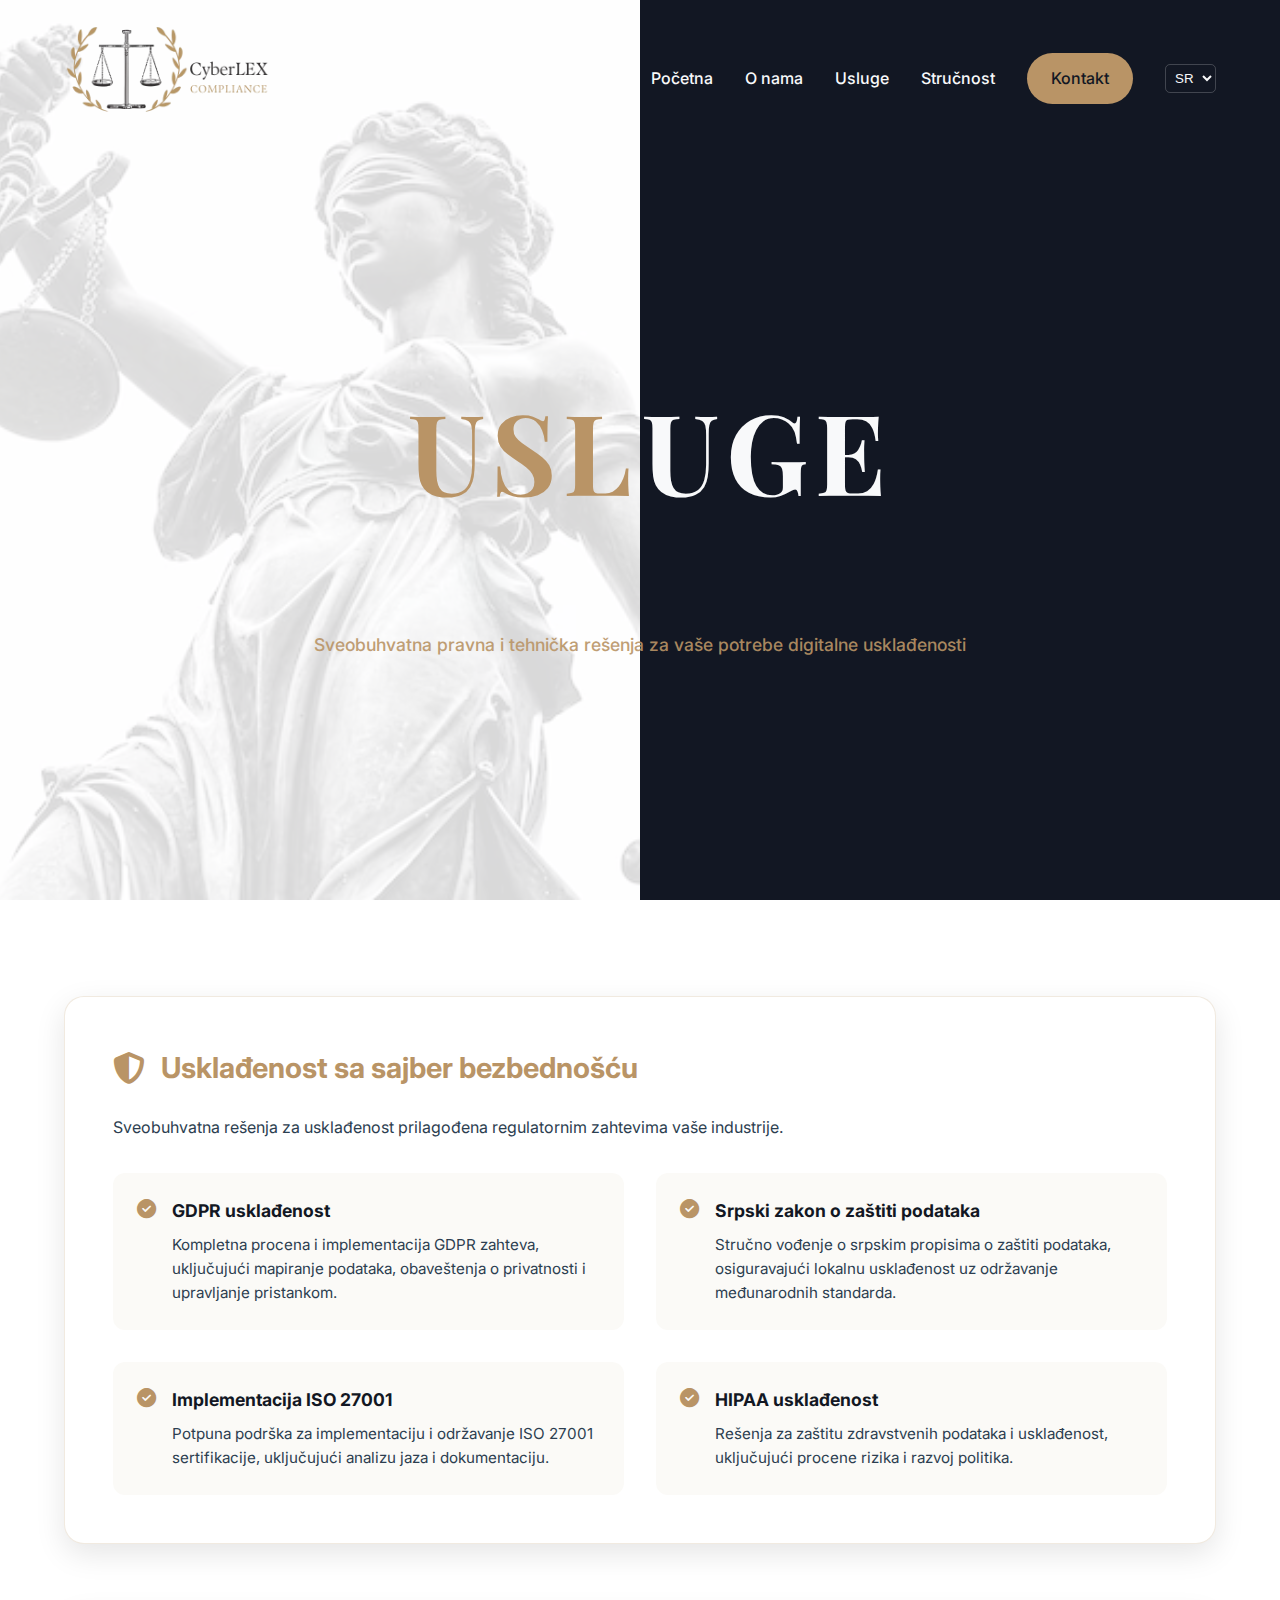
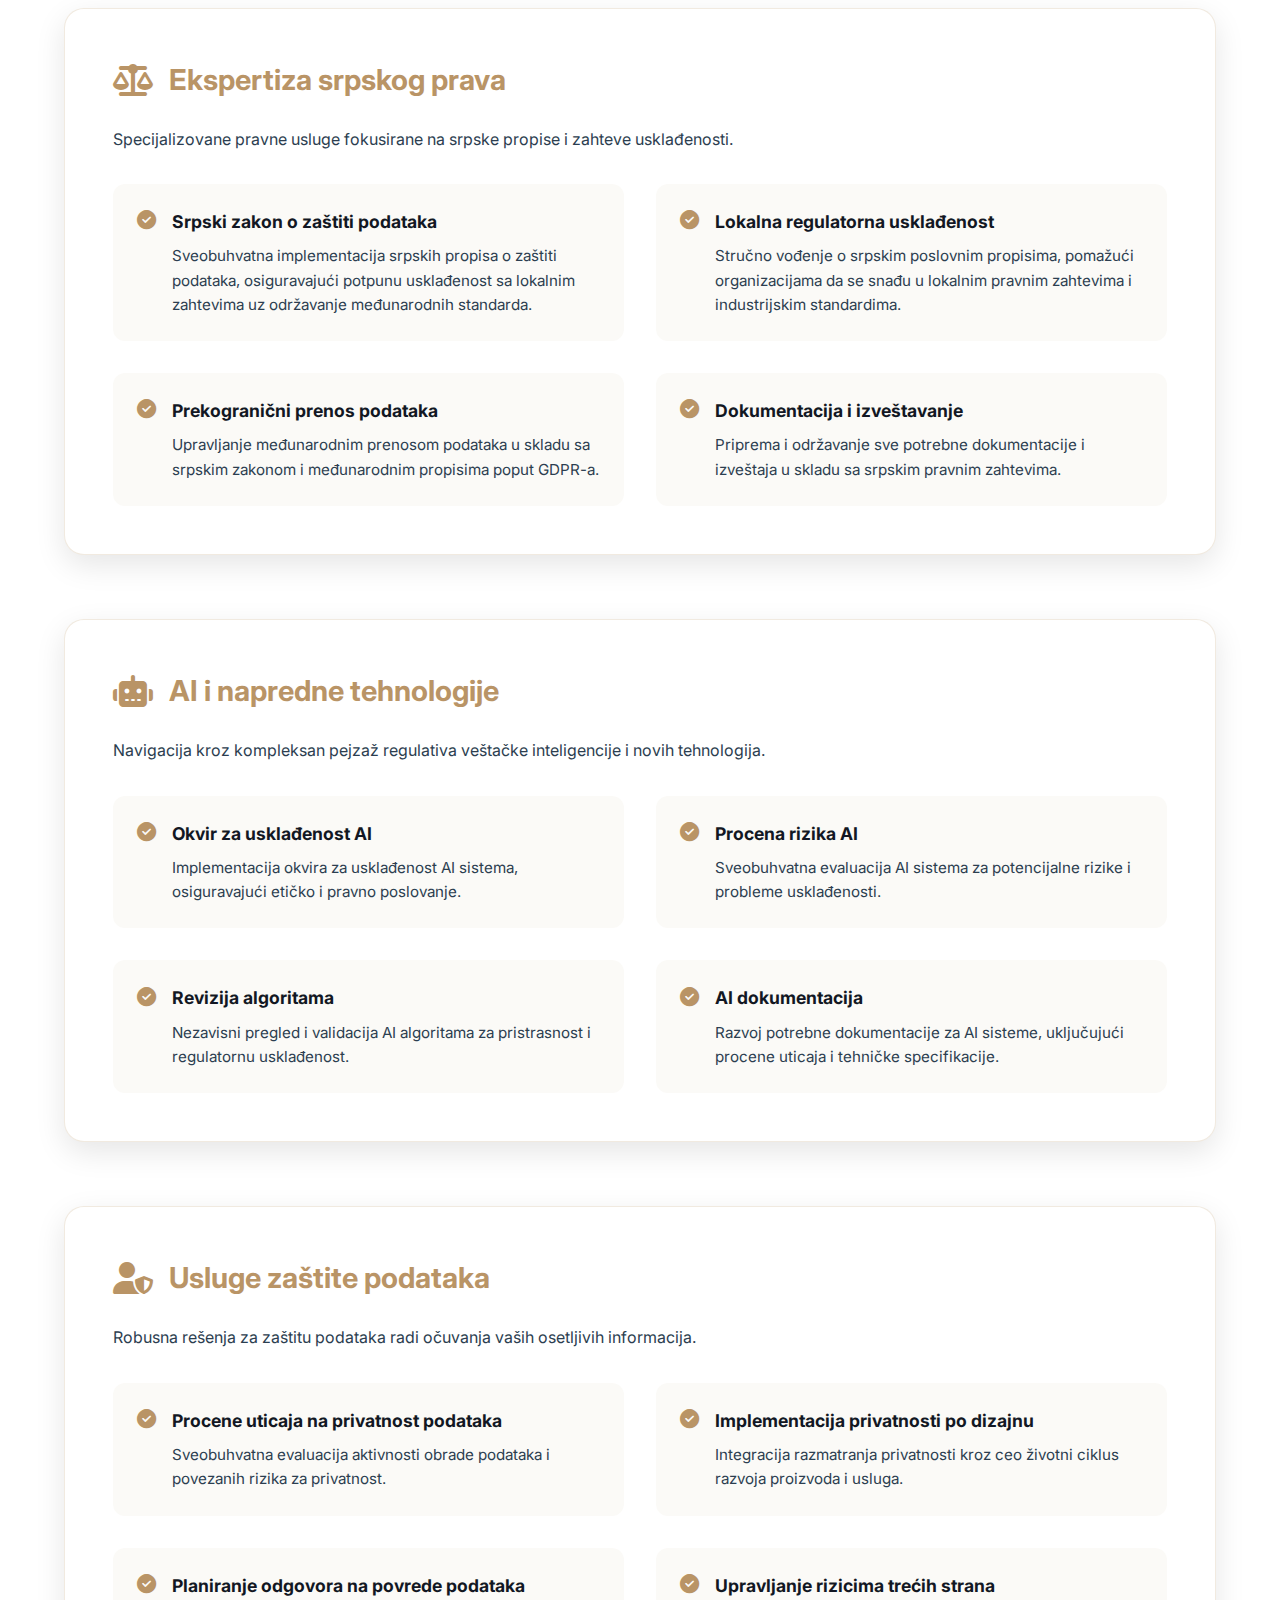
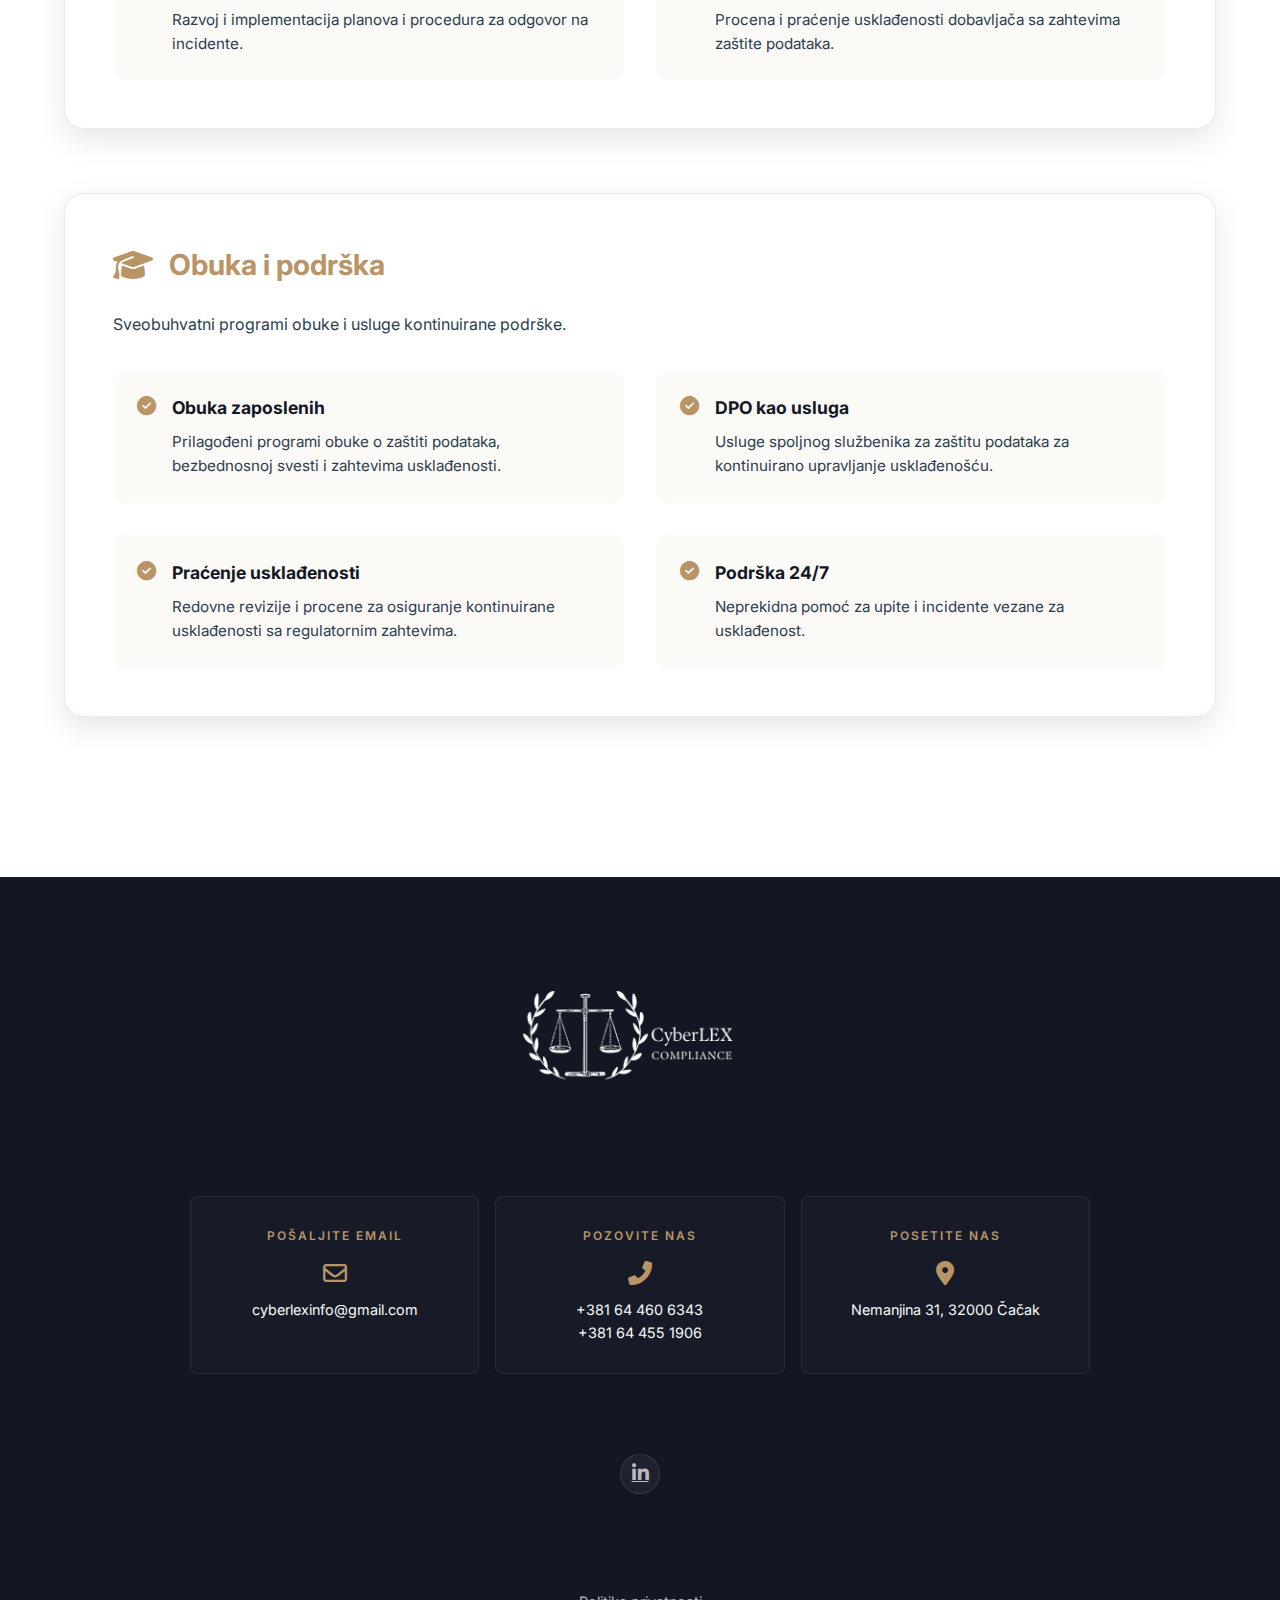
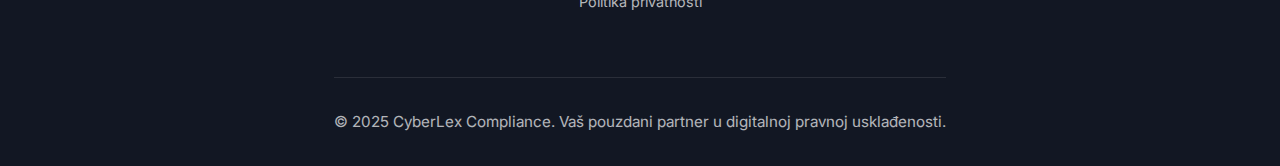
<file: compliance.html>
<!DOCTYPE html>
<html lang="en">
<head>
    <meta charset="UTF-8">
    <meta name="viewport" content="width=device-width, initial-scale=1.0">
    <title>Our Services - CyberLex Compliance</title>
    <link rel="icon" type="image/png" href="images/CyberLex (3).png">
    <link rel="stylesheet" href="styles.css">
    <link rel="preconnect" href="https://fonts.googleapis.com">
    <link rel="preconnect" href="https://fonts.gstatic.com" crossorigin>
    <link href="https://fonts.googleapis.com/css2?family=Inter:wght@300;400;500;600;700&family=Playfair+Display:wght@700&display=swap" rel="stylesheet">
    <link rel="stylesheet" href="https://cdnjs.cloudflare.com/ajax/libs/font-awesome/6.5.1/css/all.min.css">
    <script src="translations.js"></script>
    <script src="translator.js"></script>
    <style>
        .services-detail {
            padding: 6rem 5%;
            background: white;
        }

        .service-category {
            max-width: 1200px;
            margin: 0 auto 4rem;
            padding: 3rem;
            background: white;
            border-radius: 20px;
            box-shadow: 0 10px 30px rgba(0, 0, 0, 0.1);
            border: 1px solid rgba(185, 148, 102, 0.2);
            transition: all 0.3s ease;
        }

        .service-category:hover {
            transform: translateY(-5px);
            box-shadow: 0 15px 40px rgba(185, 148, 102, 0.15);
            border-color: #B99466;
        }

        .service-category h3 {
            color: #B99466;
            font-size: 1.8rem;
            margin-bottom: 1.5rem;
            display: flex;
            align-items: center;
            gap: 1rem;
        }

        .service-category h3 i {
            font-size: 2rem;
        }

        .service-features {
            display: grid;
            grid-template-columns: repeat(2, 1fr);
            gap: 2rem;
            margin-top: 2rem;
        }

        .feature-item {
            display: flex;
            align-items: flex-start;
            gap: 1rem;
            padding: 1.5rem;
            background: rgba(185, 148, 102, 0.05);
            border-radius: 12px;
            transition: all 0.3s ease;
        }

        .feature-item:hover {
            background: rgba(185, 148, 102, 0.1);
            transform: translateX(5px);
        }

        .feature-item i {
            color: #B99466;
            font-size: 1.2rem;
            padding-top: 0.2rem;
        }

        .feature-content h4 {
            color: var(--primary-color);
            margin-bottom: 0.5rem;
            font-size: 1.1rem;
        }

        .feature-content p {
            color: var(--text-color);
            font-size: 0.95rem;
            line-height: 1.6;
        }

        @media (max-width: 992px) {
            .service-features {
                grid-template-columns: 1fr;
            }
        }

        @media (max-width: 768px) {
            .services-detail {
                padding: 4rem 2rem;
            }

            .service-category {
                padding: 2rem;
            }
        }
    </style>
</head>
<body>
    <!-- Navigation -->
    <nav class="navbar">
        <div class="logo">
            <a href="index.html">
                <img src="images/CyberLex__2_-removebg-preview.png" alt="CyberLex Logo" class="logo-img">
            </a>
        </div>
        <div class="hamburger-menu">
            <span></span>
            <span></span>
            <span></span>
        </div>
        <div class="nav-links">
            <a href="index.html#hero" data-translate="nav-home">Home</a>
            <a href="index.html#about" data-translate="nav-about">About Us</a>
            <a href="index.html#services" data-translate="nav-services">Services</a>
            <a href="index.html#expertise" data-translate="nav-expertise">Expertise</a>
            <a href="index.html#contact" class="cta-button" data-translate="nav-contact">Contact Us</a>
        </div>
    </nav>

    <!-- Hero Section -->
    <div class="hero-wrapper">
        <div class="hero-split">
            <div class="mobile-title" data-translate="mobile-services-title">SERVICES</div>
            <div class="hero-left">
                <div class="hero-content-left">
                    <h1 class="hero-title">
                        <span class="letter" data-translate="services-1"></span>
                        <span class="letter" data-translate="services-2"></span>
                        <span class="letter" data-translate="services-3"></span>
                        <span class="letter" data-translate="services-4"></span>
                    </h1>
                </div>
            </div>
            <div class="hero-right">
                <div class="hero-content-right">
                    <h1 class="hero-title">
                        <span class="letter" data-translate="services-5"></span>
                        <span class="letter" data-translate="services-6"></span>
                        <span class="letter" data-translate="services-7"></span>
                        <span class="letter" data-translate="services-8"></span>
                    </h1>
                </div>
            </div>
        </div>
        <div class="hero-subtitle">
            <p style="font-size: 1.1rem;" data-translate="services-subtitle">Comprehensive Legal and Technical Solutions for Your Digital Compliance Needs</p>
        </div>
    </div>

    <!-- Detailed Services Section -->
    <section class="services-detail">
        <div class="service-category">
            <h3><i class="fas fa-shield-alt"></i> <span data-translate="cyber-compliance-title">Cybersecurity Compliance</span></h3>
            <p data-translate="cyber-compliance-desc">Comprehensive compliance solutions tailored to your industry's regulatory requirements.</p>
            <div class="service-features">
                <div class="feature-item">
                    <i class="fas fa-check-circle"></i>
                    <div class="feature-content">
                        <h4 data-translate="gdpr-title">GDPR Compliance</h4>
                        <p data-translate="gdpr-compliance-detail">Complete assessment and implementation of GDPR requirements, including data mapping, privacy notices, and consent management.</p>
                    </div>
                </div>
                <div class="feature-item">
                    <i class="fas fa-check-circle"></i>
                    <div class="feature-content">
                        <h4 data-translate="serbian-dp-law-title">Serbian Data Protection Law</h4>
                        <p data-translate="serbian-law-detail">Expert guidance on Serbian data protection regulations, ensuring local compliance while maintaining international standards.</p>
                    </div>
                </div>
                <div class="feature-item">
                    <i class="fas fa-check-circle"></i>
                    <div class="feature-content">
                        <h4 data-translate="iso-title">ISO 27001 Implementation</h4>
                        <p data-translate="iso-desc">End-to-end support for implementing and maintaining ISO 27001 certification, including gap analysis and documentation.</p>
                    </div>
                </div>
                <div class="feature-item">
                    <i class="fas fa-check-circle"></i>
                    <div class="feature-content">
                        <h4 data-translate="hipaa-title">HIPAA Compliance</h4>
                        <p data-translate="hipaa-desc">Healthcare data protection and compliance solutions, including risk assessments and policy development.</p>
                    </div>
                </div>
            </div>
        </div>

        <div class="service-category">
            <h3><i class="fas fa-balance-scale"></i> <span data-translate="serbian-law-title">Serbian Law Expertise</span></h3>
            <p data-translate="serbian-law-intro">Specialized legal services focused on Serbian regulations and compliance requirements.</p>
            <div class="service-features">
                <div class="feature-item">
                    <i class="fas fa-check-circle"></i>
                    <div class="feature-content">
                        <h4 data-translate="serbian-dp-law-title">Serbian Data Protection Law</h4>
                        <p data-translate="serbian-dp-law-desc">Comprehensive implementation of Serbian data protection regulations, ensuring full compliance with local requirements while maintaining international standards.</p>
                    </div>
                </div>
                <div class="feature-item">
                    <i class="fas fa-check-circle"></i>
                    <div class="feature-content">
                        <h4 data-translate="local-compliance-title">Local Regulatory Compliance</h4>
                        <p data-translate="local-compliance-desc">Expert guidance on Serbian business regulations, helping organizations navigate local legal requirements and industry standards.</p>
                    </div>
                </div>
                <div class="feature-item">
                    <i class="fas fa-check-circle"></i>
                    <div class="feature-content">
                        <h4 data-translate="cross-border-title">Cross-Border Data Transfer</h4>
                        <p data-translate="cross-border-desc">Management of international data transfers in compliance with Serbian law and international regulations like GDPR.</p>
                    </div>
                </div>
                <div class="feature-item">
                    <i class="fas fa-check-circle"></i>
                    <div class="feature-content">
                        <h4 data-translate="documentation-title">Documentation & Reporting</h4>
                        <p data-translate="documentation-desc">Preparation and maintenance of all required documentation and reports in accordance with Serbian legal requirements.</p>
                    </div>
                </div>
            </div>
        </div>

        <div class="service-category">
            <h3><i class="fas fa-robot"></i> <span data-translate="ai-tech-title">AI & Advanced Technology</span></h3>
            <p data-translate="ai-tech-desc">Navigate the complex landscape of artificial intelligence regulations and emerging technologies.</p>
            <div class="service-features">
                <div class="feature-item">
                    <i class="fas fa-check-circle"></i>
                    <div class="feature-content">
                        <h4 data-translate="ai-framework-title">AI Compliance Framework</h4>
                        <p data-translate="ai-framework-desc">Implementation of compliance frameworks for AI systems, ensuring ethical and legal operation.</p>
                    </div>
                </div>
                <div class="feature-item">
                    <i class="fas fa-check-circle"></i>
                    <div class="feature-content">
                        <h4 data-translate="ai-risk-title">AI Risk Assessment</h4>
                        <p data-translate="ai-risk-desc">Comprehensive evaluation of AI systems for potential risks and compliance issues.</p>
                    </div>
                </div>
                <div class="feature-item">
                    <i class="fas fa-check-circle"></i>
                    <div class="feature-content">
                        <h4 data-translate="algo-audit-title">Algorithm Auditing</h4>
                        <p data-translate="algo-audit-desc">Independent review and validation of AI algorithms for bias and regulatory compliance.</p>
                    </div>
                </div>
                <div class="feature-item">
                    <i class="fas fa-check-circle"></i>
                    <div class="feature-content">
                        <h4 data-translate="ai-doc-title">AI Documentation</h4>
                        <p data-translate="ai-doc-desc">Development of required documentation for AI systems, including impact assessments and technical specifications.</p>
                    </div>
                </div>
            </div>
        </div>

        <div class="service-category">
            <h3><i class="fas fa-user-shield"></i> <span data-translate="data-protection-services-title">Data Protection Services</span></h3>
            <p data-translate="data-protection-services-desc">Robust data protection solutions to safeguard your sensitive information.</p>
            <div class="service-features">
                <div class="feature-item">
                    <i class="fas fa-check-circle"></i>
                    <div class="feature-content">
                        <h4 data-translate="dpia-title">Data Privacy Impact Assessments</h4>
                        <p data-translate="dpia-desc">Comprehensive evaluation of data processing activities and associated privacy risks.</p>
                    </div>
                </div>
                <div class="feature-item">
                    <i class="fas fa-check-circle"></i>
                    <div class="feature-content">
                        <h4 data-translate="privacy-design-title">Privacy by Design Implementation</h4>
                        <p data-translate="privacy-design-desc">Integration of privacy considerations throughout the development lifecycle of products and services.</p>
                    </div>
                </div>
                <div class="feature-item">
                    <i class="fas fa-check-circle"></i>
                    <div class="feature-content">
                        <h4 data-translate="breach-response-title">Data Breach Response Planning</h4>
                        <p data-translate="breach-response-desc">Development and implementation of incident response plans and procedures.</p>
                    </div>
                </div>
                <div class="feature-item">
                    <i class="fas fa-check-circle"></i>
                    <div class="feature-content">
                        <h4 data-translate="vendor-risk-title">Third-Party Risk Management</h4>
                        <p data-translate="vendor-risk-desc">Assessment and monitoring of vendor compliance with data protection requirements.</p>
                    </div>
                </div>
            </div>
        </div>

        <div class="service-category">
            <h3><i class="fas fa-graduation-cap"></i> <span data-translate="training-support-title">Training and Support</span></h3>
            <p data-translate="training-support-desc">Comprehensive training programs and ongoing support services.</p>
            <div class="service-features">
                <div class="feature-item">
                    <i class="fas fa-check-circle"></i>
                    <div class="feature-content">
                        <h4 data-translate="employee-training-title">Employee Awareness Training</h4>
                        <p data-translate="employee-training-desc">Customized training programs on data protection, security awareness, and compliance requirements.</p>
                    </div>
                </div>
                <div class="feature-item">
                    <i class="fas fa-check-circle"></i>
                    <div class="feature-content">
                        <h4 data-translate="dpo-service-title">DPO as a Service</h4>
                        <p data-translate="dpo-service-desc">Outsourced Data Protection Officer services for ongoing compliance management.</p>
                    </div>
                </div>
                <div class="feature-item">
                    <i class="fas fa-check-circle"></i>
                    <div class="feature-content">
                        <h4 data-translate="compliance-monitoring-title">Compliance Monitoring</h4>
                        <p data-translate="compliance-monitoring-desc">Regular audits and assessments to ensure ongoing compliance with regulatory requirements.</p>
                    </div>
                </div>
                <div class="feature-item">
                    <i class="fas fa-check-circle"></i>
                    <div class="feature-content">
                        <h4 data-translate="support-title">24/7 Support</h4>
                        <p data-translate="support-desc">Round-the-clock assistance for compliance-related queries and incidents.</p>
                    </div>
                </div>
            </div>
        </div>
    </section>

    <!-- Footer -->
    <footer class="footer">
        <div class="footer-content">
            <a href="index.html">
                <img src="images/CyberLex (3).png" alt="CyberLex Logo" class="footer-logo">
            </a>
            <div class="footer-contact">
                <a href="mailto:cyberlexinfo@gmail.com" class="contact-box">
                    <h3 data-translate="email-us">Email Us</h3>
                    <span class="contact-item">
                        <i class="far fa-envelope"></i>
                        cyberlexinfo@gmail.com
                    </span>
                </a>
                <a href="tel:+381 64 4606343" class="contact-box">
                    <h3 data-translate="call-us">Call Us</h3>
                    <span class="contact-item">
                        <i class="fas fa-phone-alt"></i>
                        +381 64 460 6343
                        <br>+381 64 455 1906
                    </span>
                </a>
                <a href="https://www.google.com/maps/place/Nemanjina+31,+%C4%8Ca%C4%8Dak/@43.8861279,20.3458362,825m/data=!3m2!1e3!4b1!4m6!3m5!1s0x4757723fb721f191:0xe0fe279b03c909c4!8m2!3d43.8861241!4d20.3484111!16s%2Fg%2F11tfxg46kq?entry=ttu&g_ep=EgoyMDI1MDEyNi4wIKXMDSoASAFQAw%3D%3D" target="_blank" class="contact-box">
                    <h3 data-translate="visit-us">Visit Us</h3>
                    <span class="contact-item">
                        <i class="fas fa-map-marker-alt"></i>
                        Nemanjina 31, 32000 Čačak
                    </span>
                </a>
            </div>
            <div class="footer-social">
                <a href="https://www.linkedin.com/company/cyberlex-compliance" class="social-icon" target="_blank">
                    <i class="fab fa-linkedin-in"></i>
                </a>
            </div>
            <div class="footer-links">
                <a href="privacy-policy.html" data-translate="privacy-policy">Privacy Policy</a>
            </div>
            <div class="footer-bottom">
                <p data-translate="copyright">&copy; 2025 CyberLex Compliance. Your trusted partner in digital legal compliance.</p>
            </div>
        </div>
    </footer>

    <!-- Back to top button -->
    <div class="back-to-top">
        <i class="fas fa-arrow-up"></i>
    </div>

    <script>
        // Mobile menu functionality
        document.addEventListener('DOMContentLoaded', function() {
            const hamburger = document.querySelector('.hamburger-menu');
            const navLinks = document.querySelector('.nav-links');
            const navLinksItems = document.querySelectorAll('.nav-links a');
            const backToTop = document.querySelector('.back-to-top');

            hamburger.addEventListener('click', function() {
                hamburger.classList.toggle('active');
                navLinks.classList.toggle('active');
            });

            // Close menu when clicking on a link
            navLinksItems.forEach(link => {
                link.addEventListener('click', () => {
                    hamburger.classList.remove('active');
                    navLinks.classList.remove('active');
                });
            });

            // Back to top functionality
            window.addEventListener('scroll', () => {
                if (window.pageYOffset > 300) {
                    backToTop.classList.add('visible');
                } else {
                    backToTop.classList.remove('visible');
                }
            });

            backToTop.addEventListener('click', () => {
                window.scrollTo({
                    top: 0,
                    behavior: 'smooth'
                });
            });
        });
    </script>

    <script type="application/ld+json">
    {
      "@context": "https://schema.org",
      "@type": "LegalService",
      "name": "CyberLEX Compliance - GDPR i ZZPL Usklađivanje",
      "image": "https://www.cyberlex.rs/assets/img/logo.png",
      "description": "Usluge usklađivanja poslovanja sa GDPR i ZZPL regulativom. Stručna pomoć u oblasti zaštite podataka o ličnosti i sajber bezbednosti.",
      "@id": "https://www.cyberlex.rs/compliance.html",
      "url": "https://www.cyberlex.rs/compliance.html",
      "telephone": "+381064460634",
      "address": {
        "@type": "PostalAddress",
        "streetAddress": "Nemanjina 31",
        "addressLocality": "Čačak",
        "postalCode": "32000",
        "addressCountry": "RS"
      },
      "openingHoursSpecification": {
        "@type": "OpeningHoursSpecification",
        "dayOfWeek": ["Monday", "Tuesday", "Wednesday", "Thursday", "Friday"],
        "opens": "08:00",
        "closes": "16:00"
      },
      "sameAs": ["https://www.linkedin.com/company/cyberlex-compliance"],
      "serviceType": ["GDPR Compliance", "Data Protection", "Legal Consultancy"]
    }
    </script>
</body>
</html>
</file>
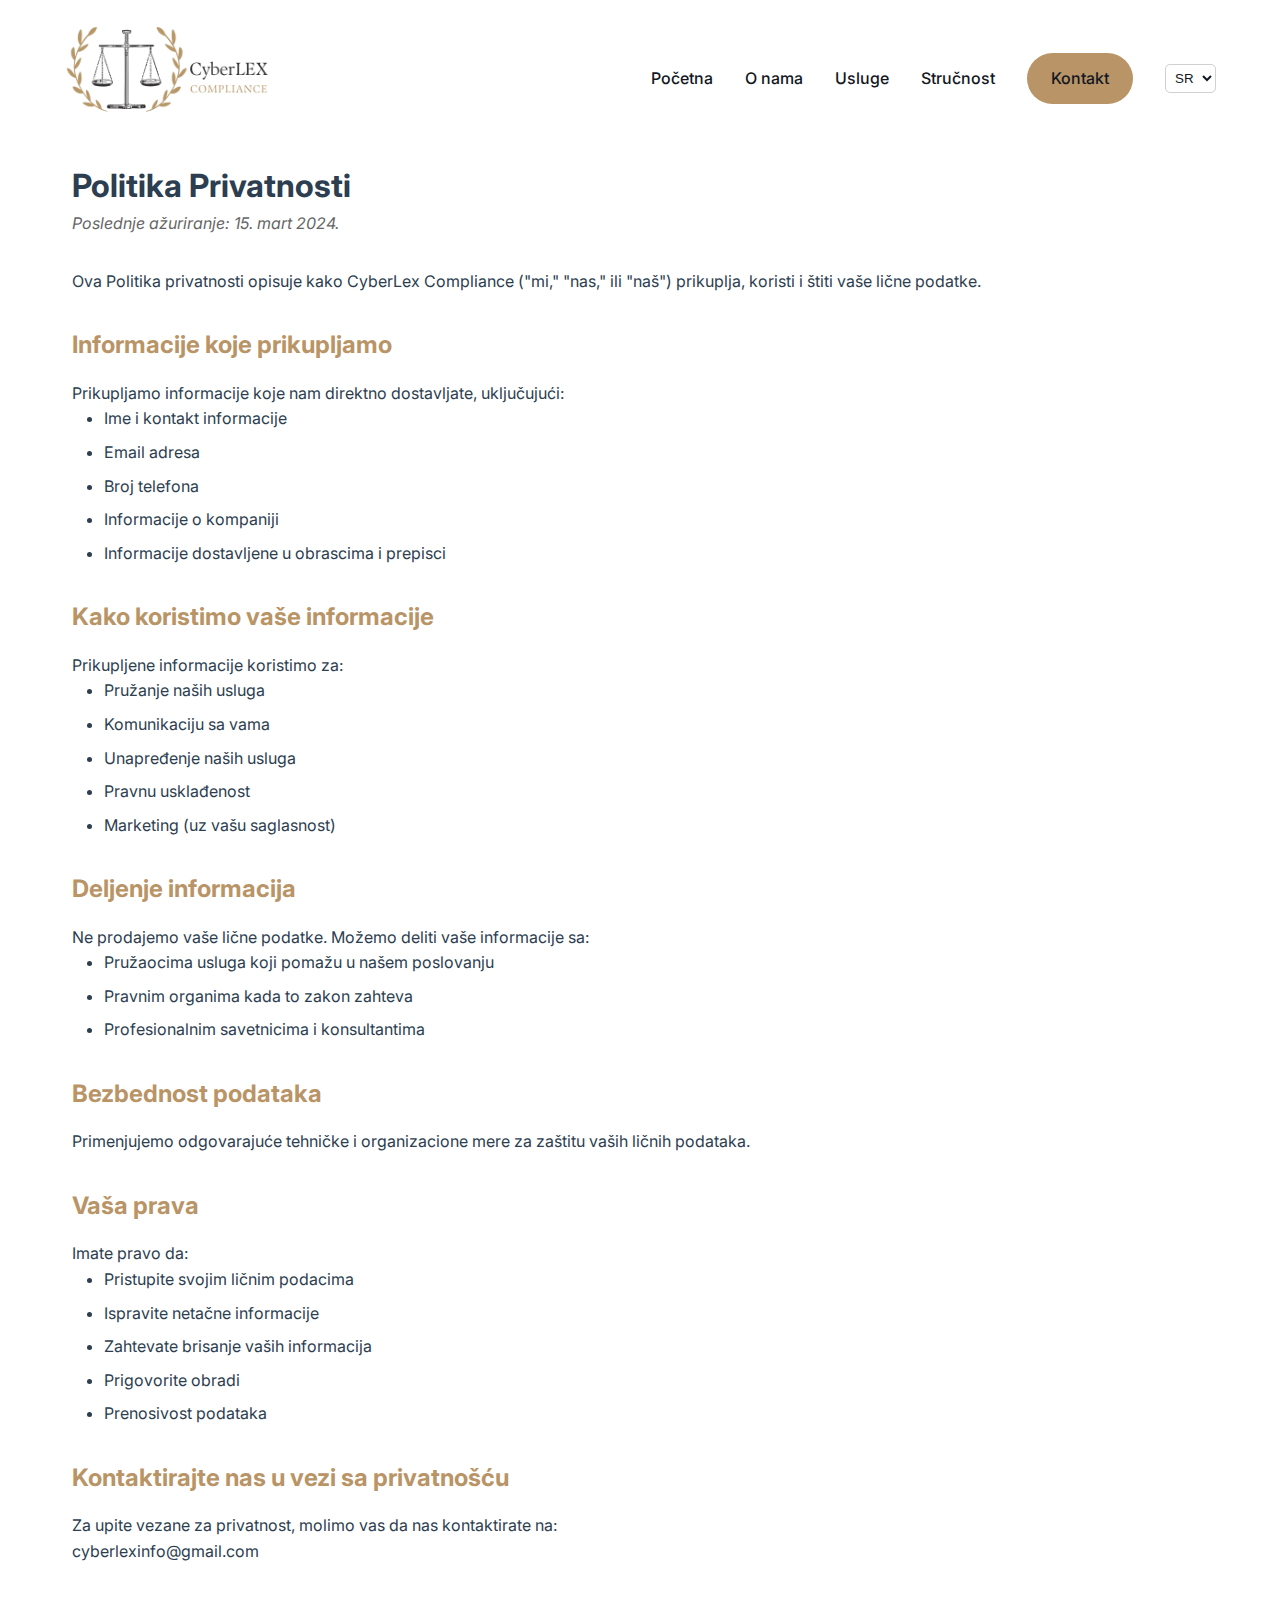
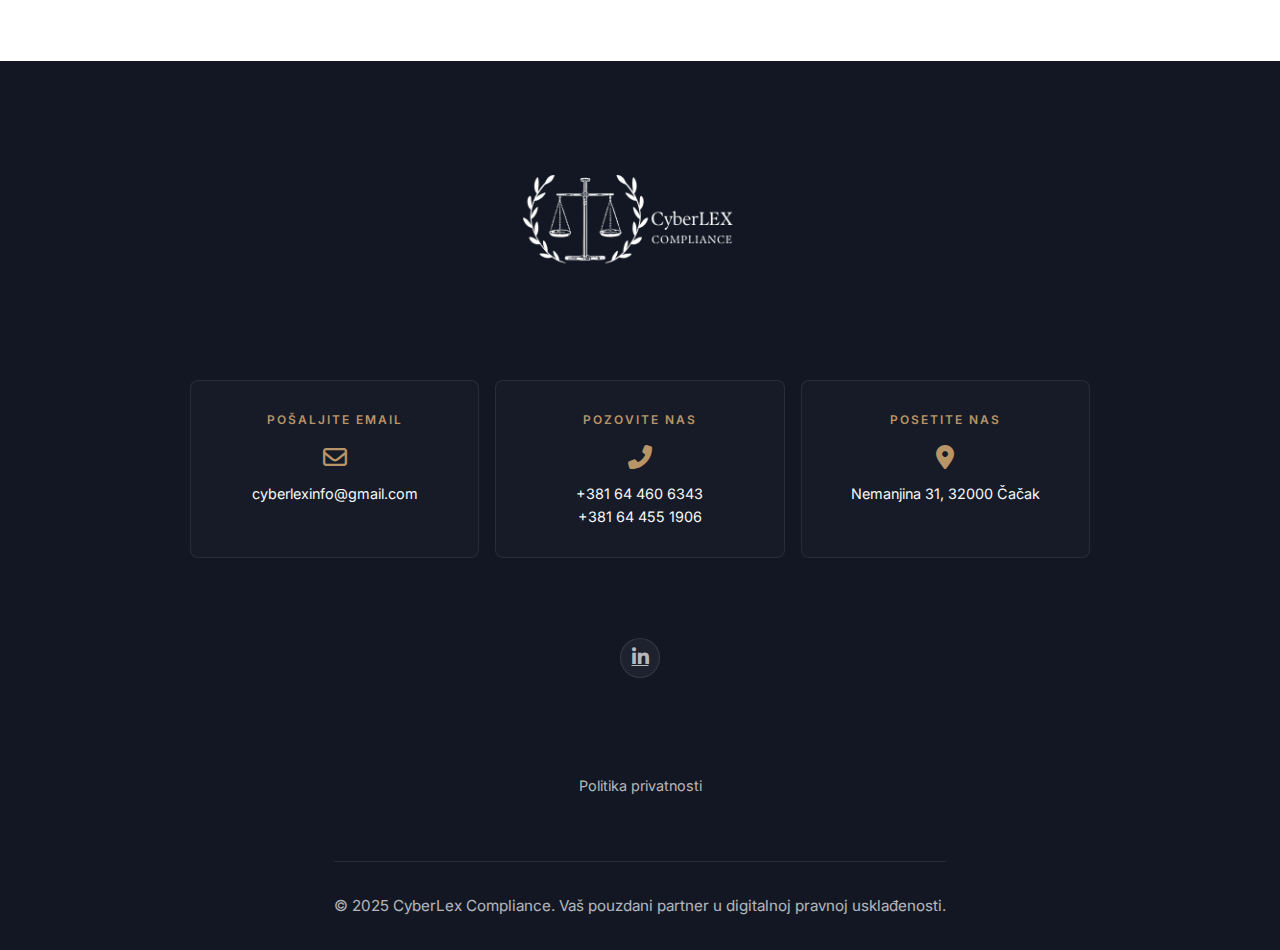
<file: privacy-policy.html>
<!DOCTYPE html>
<html lang="en">
<head>
    <meta charset="UTF-8">
    <meta name="viewport" content="width=device-width, initial-scale=1.0">
    <title>Privacy Policy - CyberLex Compliance</title>
    <link rel="icon" type="image/png" href="images/CyberLex (3).png">
    <link rel="stylesheet" href="styles.css">
    <link rel="preconnect" href="https://fonts.googleapis.com">
    <link rel="preconnect" href="https://fonts.gstatic.com" crossorigin>
    <link href="https://fonts.googleapis.com/css2?family=Inter:wght@300;400;500;600;700&display=swap" rel="stylesheet">
    <link rel="stylesheet" href="https://cdnjs.cloudflare.com/ajax/libs/font-awesome/6.5.1/css/all.min.css">
    <script src="translations.js"></script>
    <script src="translator.js"></script>
    <style>
        .privacy-policy-container {
            max-width: 1200px;
            margin: 8rem auto 2rem;
            padding: 2rem;
        }

        .privacy-policy-section {
            margin-bottom: 2rem;
        }

        .privacy-policy-section h2 {
            color: #B99466;
            margin-bottom: 1rem;
        }

        .privacy-policy-section ul {
            list-style-type: disc;
            margin-left: 2rem;
            margin-bottom: 1rem;
        }

        .privacy-policy-section li {
            margin-bottom: 0.5rem;
        }

        .last-updated {
            color: #666;
            font-style: italic;
            margin-bottom: 2rem;
        }

        /* Navigation text color */
        .nav-links a:not(.cta-button) {
            color: #121723;
        }

        /* Mobile menu specific styles */
        @media (max-width: 768px) {
            .nav-links a:not(.cta-button) {
                color: var(--light-text);
            }
        }

        /* Language dropdown color */
        .language-switcher select {
            color: #121723 !important;
            border-color: rgba(18, 23, 35, 0.2) !important;
        }

        .language-switcher select option {
            background: white;
            color: #121723;
        }
    </style>
</head>
<body>
    <!-- Navigation -->
    <nav class="navbar">
        <div class="logo">
            <a href="index.html">
                <img src="images/CyberLex__2_-removebg-preview.png" alt="CyberLex Logo" class="logo-img">
            </a>
        </div>
        <div class="hamburger-menu">
            <span></span>
            <span></span>
            <span></span>
        </div>
        <div class="nav-links">
            <a href="index.html#hero" data-translate="nav-home">Home</a>
            <a href="index.html#about" data-translate="nav-about">About Us</a>
            <a href="index.html#services" data-translate="nav-services">Services</a>
            <a href="index.html#expertise" data-translate="nav-expertise">Expertise</a>
            <a href="index.html#contact" class="cta-button" data-translate="nav-contact">Contact Us</a>
        </div>
    </nav>

    <div class="privacy-policy-container">
        <h1 data-translate="privacy-policy-title">Privacy Policy</h1>
        <p class="last-updated" data-translate="privacy-policy-last-updated">Last Updated: March 15, 2024</p>
        
        <div class="privacy-policy-section">
            <p data-translate="privacy-intro">This Privacy Policy describes how CyberLex Compliance ("we," "us," or "our") collects, uses, and protects your personal information.</p>
        </div>

        <div class="privacy-policy-section">
            <h2 data-translate="info-collect-title">Information We Collect</h2>
            <p data-translate="info-collect-desc">We collect information that you provide directly to us, including:</p>
            <ul>
                <li data-translate="info-collect-1">Name and contact information</li>
                <li data-translate="info-collect-2">Email address</li>
                <li data-translate="info-collect-3">Phone number</li>
                <li data-translate="info-collect-4">Company information</li>
                <li data-translate="info-collect-5">Information provided in forms and correspondence</li>
            </ul>
        </div>

        <div class="privacy-policy-section">
            <h2 data-translate="info-use-title">How We Use Your Information</h2>
            <p data-translate="info-use-desc">We use the collected information for:</p>
            <ul>
                <li data-translate="info-use-1">Providing our services</li>
                <li data-translate="info-use-2">Communicating with you</li>
                <li data-translate="info-use-3">Improving our services</li>
                <li data-translate="info-use-4">Legal compliance</li>
                <li data-translate="info-use-5">Marketing (with your consent)</li>
            </ul>
        </div>

        <div class="privacy-policy-section">
            <h2 data-translate="info-share-title">Information Sharing</h2>
            <p data-translate="info-share-desc">We do not sell your personal information. We may share your information with:</p>
            <ul>
                <li data-translate="info-share-1">Service providers who assist in our operations</li>
                <li data-translate="info-share-2">Legal authorities when required by law</li>
                <li data-translate="info-share-3">Professional advisors and consultants</li>
            </ul>
        </div>

        <div class="privacy-policy-section">
            <h2 data-translate="data-security-title">Data Security</h2>
            <p data-translate="data-security-desc">We implement appropriate technical and organizational measures to protect your personal information.</p>
        </div>

        <div class="privacy-policy-section">
            <h2 data-translate="data-rights-title">Your Rights</h2>
            <p data-translate="data-rights-desc">You have the right to:</p>
            <ul>
                <li data-translate="data-rights-1">Access your personal information</li>
                <li data-translate="data-rights-2">Correct inaccurate information</li>
                <li data-translate="data-rights-3">Request deletion of your information</li>
                <li data-translate="data-rights-4">Object to processing</li>
                <li data-translate="data-rights-5">Data portability</li>
            </ul>
        </div>

        <div class="privacy-policy-section">
            <h2 data-translate="contact-privacy-title">Contact Us About Privacy</h2>
            <p data-translate="contact-privacy-desc">For privacy-related inquiries, please contact us at:</p>
            <p>cyberlexinfo@gmail.com</p>
        </div>
    </div>

    <!-- Footer -->
    <footer class="footer">
        <div class="footer-content">
            <a href="index.html">
                <img src="images/CyberLex (3).png" alt="CyberLex Logo" class="footer-logo">
            </a>
            <div class="footer-contact">
                <a href="cyberlexinfo@gmail.com" class="contact-box">
                    <h3 data-translate="email-us">Email Us</h3>
                    <span class="contact-item">
                        <i class="far fa-envelope"></i>
                        cyberlexinfo@gmail.com
                    </span>
                </a>
                <a href="tel:+381644606343" class="contact-box">
                    <h3 data-translate="call-us">Call Us</h3>
                    <span class="contact-item">
                        <i class="fas fa-phone-alt"></i>
                        +381 64 460 6343
                        <br>+381 64 455 1906
                    </span>
                </a>
                <a href="https://www.google.com/maps/place/Nemanjina+31,+%C4%8Ca%C4%8Dak/@43.8861279,20.3458362,825m/data=!3m2!1e3!4b1!4m6!3m5!1s0x4757723fb721f191:0xe0fe279b03c909c4!8m2!3d43.8861241!4d20.3484111!16s%2Fg%2F11tfxg46kq?entry=ttu&g_ep=EgoyMDI1MDEyNi4wIKXMDSoASAFQAw%3D%3D" target="_blank" class="contact-box">
                    <h3 data-translate="visit-us">Visit Us</h3>
                    <span class="contact-item">
                        <i class="fas fa-map-marker-alt"></i>
                        Nemanjina 31, 32000 Čačak
                    </span>
                </a>
            </div>
            <div class="footer-social">
                <a href="https://www.linkedin.com/company/cyberlex-compliance" class="social-icon" target="_blank">
                    <i class="fab fa-linkedin-in"></i>
                </a>
            </div>
            <div class="footer-links">
                <a href="privacy-policy.html" data-translate="privacy-policy">Privacy Policy</a>
            </div>
            <div class="footer-bottom">
                <p data-translate="copyright">&copy; 2025 CyberLex Compliance. Your trusted partner in digital legal compliance.</p>
            </div>
        </div>
    </footer>

    <!-- Back to top button -->
    <div class="back-to-top">
        <i class="fas fa-arrow-up"></i>
    </div>

    <script>
        // Mobile menu functionality
        document.addEventListener('DOMContentLoaded', function() {
            const hamburger = document.querySelector('.hamburger-menu');
            const navLinks = document.querySelector('.nav-links');
            const navLinksItems = document.querySelectorAll('.nav-links a');
            const backToTop = document.querySelector('.back-to-top');

            hamburger.addEventListener('click', function() {
                hamburger.classList.toggle('active');
                navLinks.classList.toggle('active');
            });

            // Close menu when clicking on a link
            navLinksItems.forEach(link => {
                link.addEventListener('click', () => {
                    hamburger.classList.remove('active');
                    navLinks.classList.remove('active');
                });
            });

            // Back to top functionality
            window.addEventListener('scroll', () => {
                if (window.pageYOffset > 300) {
                    backToTop.classList.add('visible');
                } else {
                    backToTop.classList.remove('visible');
                }
            });

            backToTop.addEventListener('click', () => {
                window.scrollTo({
                    top: 0,
                    behavior: 'smooth'
                });
            });
        });
    </script>

    <script type="application/ld+json">
    {
      "@context": "https://schema.org",
      "@type": "LegalService",
      "name": "CyberLEX Compliance",
      "image": "https://www.cyberlex.rs/assets/img/logo.png",
      "description": "Politika privatnosti CyberLEX-a definiše način prikupljanja i obrade podataka o ličnosti u skladu sa GDPR i ZZPL regulativom.",
      "@id": "https://www.cyberlex.rs/privacy-policy.html",
      "url": "https://www.cyberlex.rs/privacy-policy.html",
      "telephone": "+381064460634",
      "address": {
        "@type": "PostalAddress",
        "streetAddress": "Nemanjina 31",
        "addressLocality": "Čačak",
        "postalCode": "32000",
        "addressCountry": "RS"
      },
      "openingHoursSpecification": {
        "@type": "OpeningHoursSpecification",
        "dayOfWeek": ["Monday", "Tuesday", "Wednesday", "Thursday", "Friday"],
        "opens": "08:00",
        "closes": "16:00"
      },
      "sameAs": ["https://www.linkedin.com/company/cyberlex-compliance"],
      "serviceType": ["GDPR Compliance", "Data Protection", "Legal Consultancy"]
    }
    </script>
</body>
</html>
</file>
<file: styles.css>
:root {
    --primary-color: #121723;
    --secondary-color: #1a1f2c;
    --accent-color: #7077A1;
    --light-accent: #F6B17A;
    --text-color: #2c3e50;
    --light-text: #f8f9fa;
    --background-light: #ffffff;
    --background-dark: #f8f9fa;
    --shadow-color: rgba(0, 0, 0, 0.1);
    --gradient: linear-gradient(135deg, var(--primary-color), var(--secondary-color));
}

* {
    margin: 0;
    padding: 0;
    box-sizing: border-box;
}

html {
    scroll-behavior: smooth;
}

body {
    font-family: 'Inter', sans-serif;
    line-height: 1.6;
    color: var(--text-color);
    overflow-x: hidden;
}

/* Navbar Styles */
.navbar {
    position: absolute;
    top: 0;
    width: 100%;
    padding: 0 5%;
    background: transparent;
    display: flex;
    justify-content: space-between;
    align-items: center;
    z-index: 1000;
}

.logo {
    margin: -40px 0;
}

.logo-img {
    height: 230px;
    width: auto;
}

.nav-links {
    display: flex;
    gap: 2rem;
    align-items: center;
}

.nav-links a {
    text-decoration: none;
    color: var(--light-text);
    font-weight: 500;
    transition: color 0.3s ease;
}

.nav-links a:hover {
    color: var(--light-accent);
}

.cta-button {
    background: #B99466;
    color: var(--primary-color) !important;
    padding: 0.8rem 1.5rem;
    border-radius: 50px;
    transition: all 0.3s ease !important;
}

.cta-button:hover {
    transform: translateY(-2px);
    background: #a17c4e;
}

/* Hero Wrapper and Split Styles */
.hero-wrapper {
    min-height: 100vh;
    position: relative;
}

.hero-split {
    display: flex;
    min-height: 100vh;
}

.hero-left, .hero-right {
    width: 50%;
    display: flex;
    align-items: center;
    position: relative;
}

.hero-left {
    background: var(--background-light);
    justify-content: flex-end;
    position: relative;
    overflow: hidden;
}

.hero-left::before {
    content: '';
    position: absolute;
    top: 0;
    left: 0;
    width: 100%;
    height: 100%;
    background-image: url('images/white-isolated-low-angle-view-lady-justice-statue-representing-fair-treatment-legal-system_117038-22796.avif');
    background-size: cover;
    background-position: center;
    background-repeat: no-repeat;
    opacity: 0.15;
    z-index: 0;
}

.hero-right {
    background: var(--primary-color);
    justify-content: flex-start;
}

.hero-content-left, .hero-content-right {
    display: flex;
    align-items: center;
    width: 100%;
}

.hero-content-right {
    flex-direction: column;
    align-items: flex-start;
    position: relative;
}

.hero-title {
    font-size: 10rem;
    font-weight: 700;
    line-height: 1;
    margin: 0;
    letter-spacing: 0.02em;
    font-family: "Playfair Display", serif;
    white-space: nowrap;
    width: 100%;
    display: flex;
    justify-content: flex-end;
}

.letter {
    display: inline-block;
    margin: 0 0.02em;
    transition: transform 0.3s ease, opacity 0.3s ease;
}

.letter:hover {
    transform: translateY(-5px);
    opacity: 0.8;
}

.hero-content-left .hero-title {
    color: #B99466;
    padding-right: 0;
}

.hero-content-right .hero-title {
    color: var(--light-text);
    padding-left: 0;
    justify-content: flex-start;
}

.hero-subtitle {
    color: #B99466;
    font-size: 0.95rem;
    line-height: 1.7;
    opacity: 0.9;
    width: 100%;
    position: absolute;
    top: 70%;
    left: 50%;
    transform: translateX(-50%);
    z-index: 10;
    font-weight: 500;
}

.hero-subtitle p {
    max-width: 800px;
    margin: 0 auto;
    text-align: center;
    padding: 0 2rem;
}

.hero-buttons {
    display: flex;
    justify-content: center;
    position: absolute;
    top: 82%;
    width: 100%;
    left: 50%;
    transform: translateX(-50%);
    z-index: 10;
}

.primary-button {
    display: inline-block;
    padding: 1rem 2.5rem;
    background: #B99466;
    color: white;
    text-decoration: none;
    border-radius: 50px;
    font-weight: 600;
    transition: all 0.3s ease;
}

.primary-button:hover {
    transform: translateY(-2px);
    background: #a17c4e;
}

.outline-button {
    display: inline-block;
    padding: 1rem 2rem;
    background: transparent;
    color: var(--light-text);
    text-decoration: none;
    border: 2px solid var(--light-text);
    border-radius: 50px;
    font-weight: 600;
    transition: all 0.3s ease;
}

.outline-button:hover {
    background: var(--light-text);
    color: var(--primary-color);
}

/* Services Section */
.services {
    padding: 6rem 2rem;
    background-color: var(--light-bg);
}

.services h2 {
    text-align: center;
    font-size: 2.5rem;
    margin-bottom: 4rem;
    color: var(--primary-color);
    position: relative;
}

.services h2::after {
    content: '';
    position: absolute;
    bottom: -1rem;
    left: 50%;
    transform: translateX(-50%);
    width: 60px;
    height: 3px;
    background-color: #B99466;
}

.service-grid {
    display: grid;
    grid-template-columns: repeat(4, 1fr);
    gap: 1.5rem;
    max-width: 1400px;
    margin: 0 auto;
    padding: 0 1rem;
}

.service-card {
    background: white;
    padding: 2rem 1.5rem;
    border-radius: 12px;
    box-shadow: 0 4px 6px rgba(0, 0, 0, 0.1);
    transition: all 0.3s ease;
    position: relative;
    border: 1px solid rgba(0, 0, 0, 0.1);
    display: flex;
    flex-direction: column;
}

.service-card:hover {
    transform: translateY(-5px);
    box-shadow: 0 8px 15px rgba(0, 0, 0, 0.15);
    background: #B99466;
    border-color: #B99466;
}

.service-card:hover h3,
.service-card:hover p,
.service-card:hover .icon {
    color: white;
}

.service-card .icon {
    font-size: 2rem;
    color: var(--accent);
    margin-bottom: 1.2rem;
    transition: color 0.3s ease;
}

.service-card h3 {
    color: var(--dark-text);
    margin-bottom: 0.8rem;
    font-size: 1.3rem;
    transition: color 0.3s ease;
}

.service-card p {
    color: var(--medium-text);
    line-height: 1.5;
    margin-bottom: 1rem;
    flex-grow: 1;
    font-size: 0.95rem;
    transition: color 0.3s ease;
}

.services-cta {
    text-align: center;
    margin-top: 3rem;
}

.services-button {
    display: inline-block;
    padding: 1rem 2.5rem;
    background-color: #B99466;
    color: white;
    text-decoration: none;
    border-radius: 50px;
    transition: all 0.3s ease;
    font-weight: 500;
    border: 2px solid #B99466;
}

.services-button:hover {
    background-color: transparent;
    color: #B99466;
    transform: translateY(-2px);
    box-shadow: 0 4px 8px rgba(0, 0, 0, 0.15);
}

/* Expertise Section */
.expertise {
    padding: 8rem 5%;
    background: #121723;
    position: relative;
}

.expertise h2 {
    text-align: center;
    font-size: 2.5rem;
    margin-bottom: 4rem;
    color: var(--light-text);
    position: relative;
}

.expertise h2::after {
    content: '';
    position: absolute;
    bottom: -1rem;
    left: 50%;
    transform: translateX(-50%);
    width: 60px;
    height: 3px;
    background-color: #B99466;
}

.expertise-grid {
    display: grid;
    grid-template-columns: repeat(3, 1fr);
    gap: 2.5rem;
    max-width: 1200px;
    margin: 0 auto;
}

.expertise-item {
    position: relative;
    padding: 3rem 2rem;
    background: rgba(255, 255, 255, 0.05);
    border-radius: 15px;
    box-shadow: 0 10px 30px rgba(0, 0, 0, 0.2);
    transition: all 0.3s ease;
    border: 1px solid rgba(255, 255, 255, 0.1);
    overflow: hidden;
    display: flex;
    flex-direction: column;
    align-items: flex-start;
}

.expertise-item:hover {
    transform: translateY(-10px);
    box-shadow: 0 15px 40px rgba(185, 148, 102, 0.15);
    border-color: #B99466;
}

.number {
    font-size: 4.5rem;
    font-weight: 700;
    color: #B99466;
    opacity: 0.15;
    margin-bottom: 1.5rem;
    line-height: 1;
    font-family: "Playfair Display", serif;
}

.expertise-item h3 {
    font-size: 1.5rem;
    color: var(--light-text);
    margin-bottom: 1rem;
    position: relative;
    z-index: 1;
}

.expertise-item p {
    color: var(--light-text);
    font-size: 1rem;
    line-height: 1.6;
    position: relative;
    z-index: 1;
}

/* Contact Section */
.contact {
    padding: 8rem 5%;
    background: white;
    color: var(--primary-color);
}

.contact-container {
    max-width: 1200px;
    margin: 0 auto;
    display: grid;
    grid-template-columns: 1fr 2fr;
    gap: 4rem;
    align-items: center;
}

.contact-info h2 {
    font-size: 2.5rem;
    margin-bottom: 1.5rem;
    color: var(--primary-color);
}

.contact-info p {
    color: var(--text-color);
}

.contact-form {
    background: var(--background-light);
    padding: 3rem;
    border-radius: 20px;
    box-shadow: 0 10px 30px rgba(0, 0, 0, 0.2);
}

.form-group {
    margin-bottom: 1.5rem;
}

.form-group input,
.form-group select,
.form-group textarea {
    width: 100%;
    padding: 1rem;
    border: 2px solid #e9ecef;
    border-radius: 10px;
    font-size: 1rem;
    transition: border-color 0.3s ease;
}

.form-group textarea {
    height: 150px;
    resize: vertical;
}

.form-group input:focus,
.form-group select:focus,
.form-group textarea:focus {
    outline: none;
    border-color: var(--accent-color);
}

.submit-button {
    width: 100%;
    padding: 1rem;
    background: #B99466;
    color: white;
    border: none;
    border-radius: 10px;
    font-size: 1rem;
    font-weight: 600;
    cursor: pointer;
    transition: all 0.3s ease;
}

.submit-button:hover {
    background: #a17c4e;
    transform: translateY(-2px);
    box-shadow: 0 4px 8px rgba(185, 148, 102, 0.2);
}

/* Footer */
.footer {
    background: #121723;
    color: var(--light-text);
    padding: 4rem 5% 2rem;
    text-align: center;
}

.footer-content {
    max-width: 1200px;
    margin: 0 auto;
    display: flex;
    flex-direction: column;
    align-items: center;
    gap: 2rem;
}

.footer-logo {
    height: 200px;
    width: auto;
    margin: 0;
    object-fit: contain;
    transform: scale(1.2);
}

.footer-contact {
    display: grid;
    grid-template-columns: repeat(3, 1fr);
    gap: 1rem;
    width: 100%;
    max-width: 900px;
    margin: 1rem auto;
}

.contact-box {
    background: rgba(255, 255, 255, 0.02);
    padding: 1.8rem 1.5rem;
    border-radius: 8px;
    border: 1px solid rgba(255, 255, 255, 0.08);
    transition: all 0.3s ease;
    text-decoration: none;
    position: relative;
    overflow: hidden;
}

.contact-box::before {
    content: '';
    position: absolute;
    top: 0;
    left: 0;
    width: 100%;
    height: 2px;
    background: linear-gradient(to right, transparent, #B99466, transparent);
    opacity: 0;
    transition: opacity 0.3s ease;
}

.contact-box:hover::before {
    opacity: 1;
}

.contact-box:hover {
    transform: translateY(-5px);
    background: rgba(185, 148, 102, 0.05);
    border-color: rgba(185, 148, 102, 0.2);
}

.contact-box h3 {
    color: #B99466;
    font-size: 0.75rem;
    text-transform: uppercase;
    letter-spacing: 2px;
    margin-bottom: 1rem;
    font-weight: 600;
}

.contact-item {
    display: block;
    color: var(--light-text);
    font-size: 0.9rem;
    text-align: center;
    transition: color 0.3s ease;
}

.contact-item i {
    display: block;
    font-size: 1.5rem;
    color: #B99466;
    margin-bottom: 0.8rem;
    transition: transform 0.3s ease;
}

.contact-box:hover .contact-item i {
    transform: translateY(-3px);
}

.footer-social {
    display: flex;
    justify-content: center;
    gap: 1.5rem;
    margin: 2rem 0;
}

.social-icon {
    color: rgba(255, 255, 255, 0.7);
    font-size: 1.2rem;
    transition: all 0.3s ease;
    width: 40px;
    height: 40px;
    display: flex;
    align-items: center;
    justify-content: center;
    border-radius: 50%;
    background: rgba(255, 255, 255, 0.05);
    border: 1px solid rgba(255, 255, 255, 0.1);
}

.social-icon:hover {
    color: #B99466;
    background: rgba(185, 148, 102, 0.1);
    border-color: #B99466;
    transform: translateY(-3px);
}

.footer-links {
    display: flex;
    justify-content: center;
    gap: 2rem;
    margin: 2rem 0;
}

.footer-links a {
    color: rgba(255, 255, 255, 0.7);
    text-decoration: none;
    font-size: 0.9rem;
    transition: all 0.3s ease;
    position: relative;
}

.footer-links a::after {
    content: '';
    position: absolute;
    bottom: -4px;
    left: 0;
    width: 100%;
    height: 1px;
    background: #B99466;
    transform: scaleX(0);
    transform-origin: right;
    transition: transform 0.3s ease;
}

.footer-links a:hover {
    color: #B99466;
}

.footer-links a:hover::after {
    transform: scaleX(1);
    transform-origin: left;
}

.footer-bottom {
    text-align: center;
    padding-top: 2rem;
    border-top: 1px solid rgba(255, 255, 255, 0.1);
    max-width: 800px;
    margin: 0 auto;
}

.footer-bottom p {
    color: var(--light-text);
    opacity: 0.7;
    font-size: 0.95rem;
    line-height: 1.6;
}

/* Cookie Banner */
.cookie-banner {
    position: fixed;
    bottom: 0;
    left: 0;
    right: 0;
    background: rgba(18, 23, 35, 0.95);
    padding: 1.5rem;
    display: flex;
    justify-content: center;
    align-items: center;
    gap: 2rem;
    z-index: 9999;
    backdrop-filter: blur(10px);
    border-top: 1px solid rgba(185, 148, 102, 0.2);
}

.cookie-content {
    max-width: 800px;
    color: var(--light-text);
    font-size: 0.9rem;
    line-height: 1.6;
}

.cookie-buttons {
    display: flex;
    gap: 1rem;
}

.cookie-accept,
.cookie-decline {
    padding: 0.8rem 1.5rem;
    border-radius: 50px;
    border: none;
    cursor: pointer;
    font-weight: 500;
    transition: all 0.3s ease;
}

.cookie-accept {
    background: #B99466;
    color: white;
}

.cookie-decline {
    background: transparent;
    color: var(--light-text);
    border: 1px solid rgba(255, 255, 255, 0.2);
}

.cookie-accept:hover {
    background: #a17c4e;
    transform: translateY(-2px);
}

.cookie-decline:hover {
    background: rgba(255, 255, 255, 0.1);
    transform: translateY(-2px);
}

@media (max-width: 768px) {
    .cookie-banner {
        flex-direction: column;
        text-align: center;
        padding: 1rem;
    }

    .cookie-buttons {
        flex-direction: column;
        width: 100%;
    }

    .footer-logo {
        height: 120px;
    }

    .contact-item {
        font-size: 1.1rem;
    }

    /* Remove the pseudo-element content */
    .hero-left::after {
        display: none;
    }
}

/* Ensure mobile title is properly styled */
.mobile-title {
    display: none;
    position: absolute;
    top: 50%;
    left: 50%;
    transform: translate(-50%, -50%);
    font-size: 2.8rem;
    font-weight: 700;
    font-family: "Playfair Display", serif;
    color: #B99466;
    white-space: nowrap;
    z-index: 10;
    letter-spacing: 0.05em;
}

@media (max-width: 768px) {
    .hero-split {
        flex-direction: column;
        position: relative;
    }

    .hero-left {
        width: 100%;
        min-height: 100vh;
        justify-content: center;
    }

    /* Hide dark section on mobile */
    .hero-right {
        display: none;
    }

    /* Hide original split title on mobile */
    .hero-content-left .hero-title,
    .hero-content-right .hero-title {
        display: none;
    }

    /* Show mobile title */
    .mobile-title {
        display: block;
    }
}

/* Responsive Design */
@media (max-width: 1800px) {
    .hero-title {
        font-size: 9rem;
    }
}

@media (max-width: 1400px) {
    .hero-title {
        font-size: 7rem;
    }
}

@media (max-width: 1200px) {
    .hero-title {
        font-size: 5rem;
    }

    .service-grid {
        grid-template-columns: repeat(2, 1fr);
    }

    .expertise-grid {
        grid-template-columns: repeat(2, 1fr);
        gap: 2rem;
    }
}

@media (max-width: 768px) {
    .hero-split {
        flex-direction: column;
        position: relative;
    }

    .hero-left {
        width: 100%;
        min-height: 100vh;
        justify-content: center;
    }

    /* Hide dark section on mobile */
    .hero-right {
        display: none;
    }

    .hero-title {
        font-size: 3.5rem;
        letter-spacing: 0.03em;
    }

    .hero-content-left, .hero-content-right {
        justify-content: center;
        text-align: center;
    }

    /* Hide original split title on mobile */
    .hero-content-left .hero-title,
    .hero-content-right .hero-title {
        display: none;
    }

    /* Add English version that shows when language is set to English */
    html[lang="en"] .hero-left::after {
        content: 'COMPLIANCE';
    }

    /* Add Serbian version that shows when language is set to Serbian */
    html[lang="sr"] .hero-left::after {
        content: 'USKLAĐENOST';
    }

    /* Remove the previous title position */
    .hero-split::before {
        display: none;
    }

    .hero-subtitle {
        position: relative;
        top: auto;
        left: auto;
        transform: none;
        margin-top: 3rem;
        padding: 0 2rem;
    }

    .hero-subtitle p {
        padding: 0 1rem;
        color: var(--text-color);
    }

    .hero-buttons {
        position: relative;
        top: auto;
        left: auto;
        transform: none;
        margin-top: 2rem;
    }

    .logo {
        margin: -20px 0;
    }

    .logo-img {
        height: 150px;
    }

    .nav-links {
        display: none;
    }

    .footer-logo {
        height: 60px;
    }

    .contact-container {
        grid-template-columns: 1fr;
    }

    .contact-info {
        text-align: center;
    }

    .letter {
        margin: 0 0.01em;
    }

    .service-grid {
        grid-template-columns: 1fr;
    }

    .expertise-grid {
        grid-template-columns: 1fr;
    }
    
    .expertise {
        padding: 6rem 2rem;
    }
    
    .expertise h2 {
        font-size: 2rem;
        margin-bottom: 3rem;
    }
    
    .expertise-item {
        padding: 2.5rem 2rem;
    }
    
    .number {
        font-size: 4rem;
    }
}

/* Animations */
@keyframes fadeIn {
    from {
        opacity: 0;
        transform: translateY(20px);
    }
    to {
        opacity: 1;
        transform: translateY(0);
    }
}

.service-card,
.expertise-item,
.contact-form {
    animation: fadeIn 0.6s ease-out forwards;
}

.about {
    padding: 8rem 5%;
    background: var(--background-light);
    position: relative;
}

.about h2 {
    text-align: center;
    font-size: 2.5rem;
    margin-bottom: 4rem;
    color: var(--primary-color);
    position: relative;
}

.about h2::after {
    content: '';
    position: absolute;
    bottom: -1rem;
    left: 50%;
    transform: translateX(-50%);
    width: 60px;
    height: 3px;
    background-color: #B99466;
}

.team-grid {
    display: grid;
    grid-template-columns: repeat(2, 1fr);
    gap: 3rem;
    max-width: 1200px;
    margin: 0 auto;
}

.team-member {
    background: white;
    padding: 3rem;
    border-radius: 15px;
    box-shadow: 0 10px 30px var(--shadow-color);
    transition: all 0.3s ease;
    border: 1px solid rgba(0, 0, 0, 0.05);
    display: flex;
    flex-direction: column;
}

.team-member:hover {
    transform: translateY(-5px);
    box-shadow: 0 15px 40px rgba(185, 148, 102, 0.15);
    border-color: #B99466;
}

.member-info {
    display: flex;
    align-items: flex-start;
    gap: 2rem;
    margin-bottom: 1.5rem;
}

.member-photo {
    width: 120px;
    height: 120px;
    border-radius: 50%;
    object-fit: cover;
    border: 3px solid #B99466;
}

.member-details h3 {
    font-size: 1.8rem;
    color: var(--primary-color);
    margin-bottom: 0.5rem;
}

.member-details .role {
    color: #B99466;
    font-size: 1.1rem;
    font-weight: 500;
    margin-bottom: 1rem;
}

.member-bio {
    color: var(--text-color);
    line-height: 1.7;
    margin-bottom: 1.5rem;
}

.linkedin-link {
    display: inline-flex;
    align-items: center;
    gap: 0.5rem;
    color: #0077B5;
    text-decoration: none;
    font-weight: 500;
    transition: all 0.3s ease;
}

.linkedin-link i {
    font-size: 1.2rem;
}

.linkedin-link:hover {
    color: #B99466;
}

@media (max-width: 1200px) {
    .team-grid {
        gap: 2rem;
    }
    
    .member-info {
        flex-direction: column;
        align-items: center;
        text-align: center;
    }
}

@media (max-width: 768px) {
    .team-grid {
        grid-template-columns: 1fr;
    }
    
    .about {
        padding: 6rem 2rem;
    }
    
    .about h2 {
        font-size: 2rem;
        margin-bottom: 3rem;
    }
    
    .team-member {
        padding: 2rem;
    }
    
    .member-details h3 {
        font-size: 1.5rem;
    }
}

@media (max-width: 992px) {
    .footer-contact {
        grid-template-columns: repeat(2, 1fr);
    }
}

@media (max-width: 768px) {
    .footer-contact {
        grid-template-columns: 1fr;
        gap: 1rem;
    }
    
    .contact-box {
        padding: 1.5rem;
    }
}

.hero-content-left {
    position: relative;
    z-index: 1;
}

.hamburger-menu {
    display: none;
    flex-direction: column;
    justify-content: space-between;
    width: 30px;
    height: 21px;
    cursor: pointer;
    z-index: 1001;
}

.hamburger-menu span {
    display: block;
    width: 100%;
    height: 3px;
    background-color: #B99466;
    transition: all 0.3s ease;
}

@media (max-width: 768px) {
    .hamburger-menu {
        display: flex;
    }

    .nav-links {
        position: fixed;
        top: 0;
        right: -100%;
        width: 80%;
        height: 100vh;
        background: var(--primary-color);
        flex-direction: column;
        justify-content: center;
        align-items: center;
        transition: right 0.3s ease;
        z-index: 1000;
        display: flex;
    }

    .nav-links.active {
        right: 0;
        box-shadow: -5px 0 15px rgba(0, 0, 0, 0.3);
    }

    .nav-links a {
        margin: 15px 0;
        font-size: 1.2rem;
        opacity: 0.9;
    }

    .nav-links a:hover {
        color: #B99466;
        opacity: 1;
    }

    .hamburger-menu.active span:nth-child(1) {
        transform: rotate(45deg) translate(6px, 6px);
        background-color: #B99466;
    }

    .hamburger-menu.active span:nth-child(2) {
        opacity: 0;
        background-color: #B99466;
    }

    .hamburger-menu.active span:nth-child(3) {
        transform: rotate(-45deg) translate(6px, -6px);
        background-color: #B99466;
    }
}

.back-to-top {
    display: none;
    position: fixed;
    bottom: 20px;
    right: 20px;
    width: 40px;
    height: 40px;
    background: #B99466;
    border-radius: 50%;
    color: white;
    text-align: center;
    line-height: 40px;
    cursor: pointer;
    z-index: 1000;
    opacity: 0;
    transition: opacity 0.3s ease, transform 0.3s ease;
    box-shadow: 0 2px 10px rgba(0, 0, 0, 0.2);
}

.back-to-top.visible {
    opacity: 1;
}

.back-to-top:hover {
    transform: translateY(-3px);
    background: #a17c4e;
}

@media (max-width: 768px) {
    .back-to-top {
        display: block;
    }
}

.faq {
    padding: 8rem 5%;
    background: white;
}

.faq h2 {
    text-align: center;
    font-size: 2.5rem;
    margin-bottom: 4rem;
    color: var(--primary-color);
    position: relative;
}

.faq h2::after {
    content: '';
    position: absolute;
    bottom: -1rem;
    left: 50%;
    transform: translateX(-50%);
    width: 60px;
    height: 3px;
    background-color: #B99466;
}

.faq-container {
    max-width: 1000px;
    margin: 0 auto;
}

.faq-item {
    margin-bottom: 1.5rem;
    border: 1px solid rgba(185, 148, 102, 0.2);
    border-radius: 10px;
    overflow: hidden;
    transition: all 0.3s ease;
}

.faq-item:hover {
    box-shadow: 0 5px 15px rgba(185, 148, 102, 0.1);
}

.faq-question {
    padding: 1.5rem;
    background: white;
    cursor: pointer;
    display: flex;
    justify-content: space-between;
    align-items: center;
    transition: all 0.3s ease;
}

.faq-question h3 {
    margin: 0;
    font-size: 1.1rem;
    color: var(--primary-color);
    padding-right: 2rem;
}

.faq-toggle {
    color: #B99466;
    font-size: 1.2rem;
    transition: transform 0.3s ease;
}

.faq-answer {
    padding: 0;
    max-height: 0;
    overflow: hidden;
    transition: all 0.3s ease;
    background: rgba(185, 148, 102, 0.05);
}

.faq-item.active .faq-answer {
    padding: 1.5rem;
    max-height: 500px;
}

.faq-item.active .faq-toggle {
    transform: rotate(45deg);
}

.faq-item.active .faq-question {
    background: rgba(185, 148, 102, 0.05);
}

@media (max-width: 768px) {
    .faq {
        padding: 6rem 2rem;
    }

    .faq h2 {
        font-size: 2rem;
        margin-bottom: 3rem;
    }

    .faq-question h3 {
        font-size: 1rem;
    }
}

/* Blog Styles */
.blog-container {
    max-width: 1200px;
    margin: 2rem auto;
    padding: 0 1rem;
}

.blog-posts {
    background: #ffffff;
    border-radius: 8px;
    box-shadow: 0 2px 4px rgba(0, 0, 0, 0.1);
}

.blog-post {
    padding: 2rem;
}

.blog-header {
    margin-bottom: 2rem;
    text-align: center;
}

.blog-image {
    max-width: 100%;
    height: auto;
    border-radius: 8px;
    margin-bottom: 1.5rem;
}

.blog-header h1 {
    font-size: 2.5rem;
    color: #333;
    margin-bottom: 1rem;
    line-height: 1.3;
}

.post-meta {
    color: #666;
    font-size: 0.9rem;
}

.post-meta span {
    margin: 0 0.5rem;
}

.blog-content {
    line-height: 1.8;
    color: #444;
}

.blog-content h2 {
    font-size: 1.8rem;
    color: #333;
    margin: 2rem 0 1rem;
    padding-bottom: 0.5rem;
    border-bottom: 2px solid #eee;
}

.blog-content h3 {
    font-size: 1.4rem;
    color: #444;
    margin: 1.5rem 0 1rem;
}

.blog-content h4 {
    font-size: 1.2rem;
    color: #555;
    margin: 1.2rem 0 0.8rem;
}

.blog-content p {
    margin-bottom: 1.2rem;
}

.blog-content ul {
    margin: 1rem 0;
    padding-left: 2rem;
}

.blog-content li {
    margin-bottom: 0.5rem;
}

.contact-section {
    margin: 3rem 0;
    padding: 2rem;
    background: #f8f9fa;
    border-radius: 8px;
}

.blog-footer {
    margin-top: 3rem;
    padding-top: 2rem;
    border-top: 1px solid #eee;
}

.copyright {
    font-size: 0.9rem;
    color: #666;
    text-align: center;
}

/* Responsive Design */
@media (max-width: 768px) {
    .blog-header h1 {
        font-size: 2rem;
    }

    .blog-content h2 {
        font-size: 1.6rem;
    }

    .blog-content h3 {
        font-size: 1.3rem;
    }

    .blog-post {
        padding: 1.5rem;
    }
}

@media (max-width: 480px) {
    .blog-header h1 {
        font-size: 1.8rem;
    }

    .blog-content h2 {
        font-size: 1.4rem;
    }

    .blog-content h3 {
        font-size: 1.2rem;
    }

    .blog-post {
        padding: 1rem;
    }
}

/* Blog Grid Styles */
.blog-main-title {
    text-align: center;
    font-size: 2.5rem;
    color: var(--primary-color);
    margin: 4rem 0 3rem;
}

.blog-grid {
    display: grid;
    grid-template-columns: repeat(auto-fit, minmax(300px, 1fr));
    gap: 2rem;
    padding: 0 1rem;
}

.blog-card {
    background: white;
    border-radius: 12px;
    overflow: hidden;
    box-shadow: 0 4px 10px rgba(0, 0, 0, 0.1);
    transition: transform 0.3s ease;
    border: 1px solid rgba(0, 0, 0, 0.1);
}

.blog-card:hover {
    transform: translateY(-5px);
    box-shadow: 0 8px 20px rgba(0, 0, 0, 0.15);
}

.blog-card-image {
    width: 100%;
    height: 200px;
    overflow: hidden;
}

.card-image {
    width: 100%;
    height: 100%;
    object-fit: cover;
    transition: transform 0.3s ease;
}

.blog-card:hover .card-image {
    transform: scale(1.05);
}

.blog-card-content {
    padding: 1.5rem;
}

.blog-card-meta {
    display: flex;
    flex-wrap: wrap;
    gap: 1rem;
    margin-bottom: 1rem;
    font-size: 0.9rem;
    color: #666;
}

.blog-card-title {
    font-size: 1.4rem;
    color: var(--primary-color);
    margin-bottom: 1rem;
    line-height: 1.4;
}

.blog-card-excerpt {
    color: #666;
    margin-bottom: 1.5rem;
    line-height: 1.6;
}

.read-more {
    display: inline-block;
    color: #B99466;
    text-decoration: none;
    font-weight: 500;
    transition: all 0.3s ease;
}

.read-more:hover {
    color: var(--primary-color);
    transform: translateX(5px);
}

/* Blog Post Styles */
.blog-post {
    background: white;
    border-radius: 12px;
    overflow: hidden;
    box-shadow: 0 4px 15px rgba(0, 0, 0, 0.1);
    margin: 2rem 0;
}

.blog-header {
    text-align: center;
    padding: 2rem;
}

.blog-image {
    width: 100%;
    max-height: 500px;
    object-fit: cover;
    border-radius: 8px;
    margin-bottom: 2rem;
}

.post-meta {
    display: flex;
    justify-content: center;
    gap: 2rem;
    margin-bottom: 1.5rem;
    color: #666;
}

.blog-content {
    padding: 0 2rem 2rem;
    line-height: 1.8;
}

.author-bio {
    margin: 3rem 0;
    padding: 2rem;
    background: #f8f9fa;
    border-radius: 8px;
    display: flex;
    gap: 2rem;
    align-items: center;
}

.author-image {
    width: 100px;
    height: 100px;
    border-radius: 50%;
    object-fit: cover;
}

.author-info h3 {
    color: var(--primary-color);
    margin-bottom: 0.5rem;
}

.author-info h4 {
    color: #B99466;
    margin-bottom: 1rem;
}

.author-info p {
    color: #666;
    line-height: 1.6;
}

@media (max-width: 768px) {
    .blog-grid {
        grid-template-columns: 1fr;
    }

    .author-bio {
        flex-direction: column;
        text-align: center;
    }

    .blog-header {
        padding: 1.5rem;
    }

    .blog-content {
        padding: 0 1.5rem 1.5rem;
    }
}

@media (max-width: 480px) {
    .post-meta {
        flex-direction: column;
        gap: 0.5rem;
    }
}
</file>
